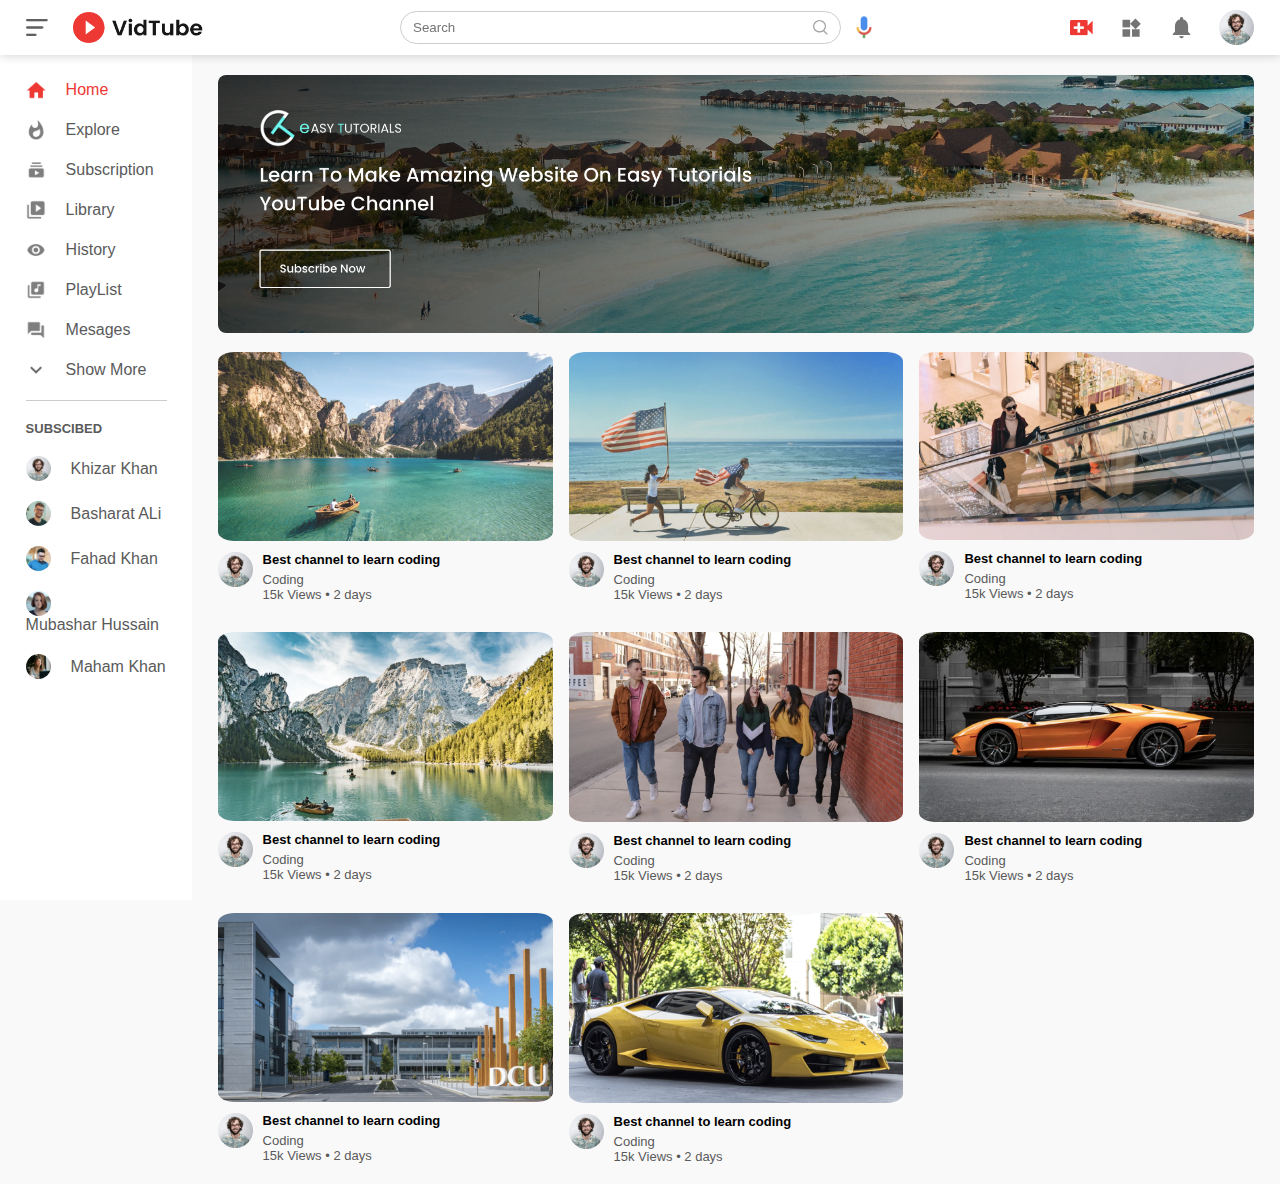
<file: index.html>
<!DOCTYPE html>
<html lang="en">
<head>
    <meta charset="UTF-8">
    <meta name="viewport" content="width=device-width, initial-scale=1.0">
    <link rel="stylesheet" href="style.css">
    <title>Youtube Clone Html Css</title>
</head>
<body>
    <nav class="flex-dev">
        <div class="left-nav flex-dev">
            <img src="images/menu.png" class="menu-icon">
            <img src="images/logo.png" class="logo">
        </div>
        <div class="middle-nav flex-dev">
            <div class="search-box flex-dev">
                <input type="text" placeholder="Search">
                <img src="images/search.png" alt="">
            </div>
            <img src="images/voice-search.png" class="mic-search">
        </div>
        <div class="right-nav flex-dev">
            <img src="images/upload.png" alt="">
            <img src="images/more.png" alt="">
            <img src="images/notification.png" alt="">
            <img src="images/Jack.png" class="user-icon">
        </div>
    </nav>

    <div class="sidebar">
        <div class="shortcut-links">
            <a href="#"><img src="images/home.png" alt=""><p>Home</p></a>
            <a href="#"><img src="images/explore.png" alt=""><p>Explore</p></a>
            <a href="#"><img src="images/subscriprion.png" alt=""><p>Subscription</p></a>
            <a href="#"><img src="images/library.png" alt=""><p>Library</p></a>
            <a href="#"><img src="images/history.png" alt=""><p>History</p></a>
            <a href="#"><img src="images/playlist.png" alt=""><p>PlayList</p></a>
            <a href="#"><img src="images/messages.png" alt=""><p>Mesages</p></a>
            <a href="#"><img src="images/show-more.png" alt=""><p>Show More</p></a>
            <hr>
        </div>
        <div class="subsribed-list">
            <h3>SUBSCIBED</h3>
            <a href="#"><img src="images/Jack.png" alt=""><p>Khizar Khan</p></a>
            <a href="#"><img src="images/simon.png" alt=""><p>Basharat ALi</p></a>
            <a href="#"><img src="images/tom.png" alt=""><p>Fahad Khan</p></a>
            <a href="#"><img src="images/megan.png" alt=""><p>Mubashar Hussain</p></a>
            <a href="#"><img src="images/cameron.png" alt=""><p>Maham Khan</p></a>
        </div>
    </div>
    <div class="container">
        <div class="banner">
            <img src="images/banner.png" alt="">
        </div>
        <div class="list-container">
            <div class="video-list">
                <a href="play-video.html"><img src="images/thumbnail1.png" class="thumbnail"></a>
                <div class="flex-dev">
                    <img src="images/Jack.png" alt="">
                    <div class="video-info">
                        <a href="play-video.html">Best channel to learn coding</a>
                        <p>Coding</p>
                        <p>15k Views &bull; 2 days</p>
                    </div>
                </div>
            </div>
            <div class="video-list">
                <a href="#"><img src="images/thumbnail2.png" class="thumbnail"></a>
                <div class="flex-dev">
                    <img src="images/Jack.png" alt="">
                    <div class="video-info">
                        <a href="#">Best channel to learn coding</a>
                        <p>Coding</p>
                        <p>15k Views &bull; 2 days</p>
                    </div>
                </div>
            </div>
            <div class="video-list">
                <a href="#"><img src="images/thumbnail3.png" class="thumbnail"></a>
                <div class="flex-dev">
                    <img src="images/Jack.png" alt="">
                    <div class="video-info">
                        <a href="#">Best channel to learn coding</a>
                        <p>Coding</p>
                        <p>15k Views &bull; 2 days</p>
                    </div>
                </div>
            </div>
            <div class="video-list">
                <a href="#"><img src="images/thumbnail4.png" class="thumbnail"></a>
                <div class="flex-dev">
                    <img src="images/Jack.png" alt="">
                    <div class="video-info">
                        <a href="#">Best channel to learn coding</a>
                        <p>Coding</p>
                        <p>15k Views &bull; 2 days</p>
                    </div>
                </div>
            </div>
            <div class="video-list">
                <a href="#"><img src="images/thumbnail5.png" class="thumbnail"></a>
                <div class="flex-dev">
                    <img src="images/Jack.png" alt="">
                    <div class="video-info">
                        <a href="#">Best channel to learn coding</a>
                        <p>Coding</p>
                        <p>15k Views &bull; 2 days</p>
                    </div>
                </div>
            </div>
            <div class="video-list">
                <a href="#"><img src="images/thumbnail6.png" class="thumbnail"></a>
                <div class="flex-dev">
                    <img src="images/Jack.png" alt="">
                    <div class="video-info">
                        <a href="#">Best channel to learn coding</a>
                        <p>Coding</p>
                        <p>15k Views &bull; 2 days</p>
                    </div>
                </div>
            </div>
            <div class="video-list">
                <a href="#"><img src="images/thumbnail7.png" class="thumbnail"></a>
                <div class="flex-dev">
                    <img src="images/Jack.png" alt="">
                    <div class="video-info">
                        <a href="#">Best channel to learn coding</a>
                        <p>Coding</p>
                        <p>15k Views &bull; 2 days</p>
                    </div>
                </div>
            </div>
            <div class="video-list">
                <a href="#"><img src="images/thumbnail8.png" class="thumbnail"></a>
                <div class="flex-dev">
                    <img src="images/Jack.png" alt="">
                    <div class="video-info">
                        <a href="#">Best channel to learn coding</a>
                        <p>Coding</p>
                        <p>15k Views &bull; 2 days</p>
                    </div>
                </div>
            </div>
        </div>
    </div>
    <script src="script.js"></script>
</body>
</html>
</file>
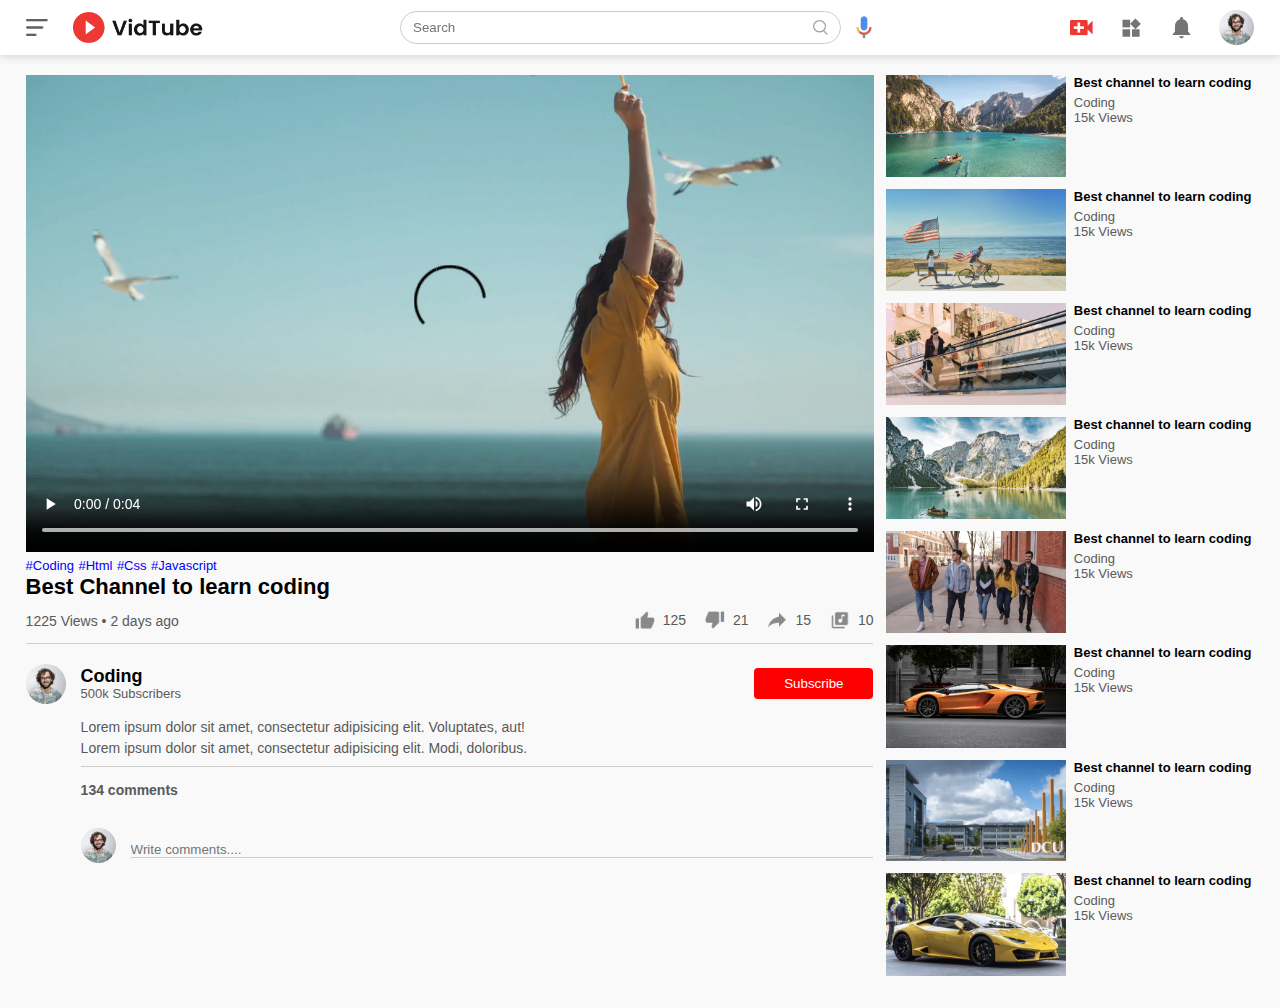
<file: play-video.html>
<!DOCTYPE html>
<html lang="en">

<head>
    <meta charset="UTF-8">
    <meta name="viewport" content="width=device-width, initial-scale=1.0">
    <link rel="stylesheet" href="style.css">
    <title>Youtube Clone Html Css</title>
</head>

<body>
    <nav class="flex-dev">
        <div class="left-nav flex-dev">
            <img src="images/menu.png" class="menu-icon">
            <img src="images/logo.png" class="logo">
        </div>
        <div class="middle-nav flex-dev">
            <div class="search-box flex-dev">
                <input type="text" placeholder="Search">
                <img src="images/search.png" alt="">
            </div>
            <img src="images/voice-search.png" class="mic-search">
        </div>
        <div class="right-nav flex-dev">
            <img src="images/upload.png" alt="">
            <img src="images/more.png" alt="">
            <img src="images/notification.png" alt="">
            <img src="images/Jack.png" class="user-icon">
        </div>
    </nav>
    <div class="container play-conatiner">
        <div class="row">
            <div class="play-video">
                <video controls autoplay>
                    <source src="images/video.mp4" type="video/mp4">
                </video>
                <div class="tags">
                    <a href="#">#Coding</a> <a href="#">#Html</a> <a href="#">#Css</a> <a href="#">#Javascript</a>
                </div>
                <h3>Best Channel to learn coding</h3>
                <div class="play-video-info">
                    <p>1225 Views &bull; 2 days ago</p>
                    <div>
                        <a href=""><img src="images/like.png" alt="">125</a>
                        <a href=""><img src="images/dislike.png" alt="">21</a>
                        <a href=""><img src="images/share.png" alt="">15</a>
                        <a href=""><img src="images/save.png" alt="">10</a>
                    </div>
                </div>
                <hr>
                <div class="publisher">
                    <img src="images/Jack.png" alt="">
                    <div>
                        <p>Coding</p>
                        <span>500k Subscribers</span>
                    </div>
                    <button type="button">Subscribe</button>
                </div>
                <div class="video-descraption">
                    <p>Lorem ipsum dolor sit amet, consectetur adipisicing elit. Voluptates, aut!</p>
                    <p>Lorem ipsum dolor sit amet, consectetur adipisicing elit. Modi, doloribus.</p>
                    <hr>
                    <h4>134 comments</h4>
                    <div class="add-comments">
                        <img src="images/Jack.png" alt="">
                        <input type="text" placeholder="Write comments....">
                    </div>
                </div>
                
            </div>



            <div class="right-sidebar">
                <div class="side-video-list">
                    <a href="#" class="small-thumbnail"><img src="images/thumbnail1.png" alt=""></a>
                    <div class="video-info">
                        <a href="#">Best channel to learn coding</a>
                        <p>Coding</p>
                        <p>15k Views</p>
                    </div>
                </div>
                <div class="side-video-list">
                    <a href="#" class="small-thumbnail"><img src="images/thumbnail2.png" alt=""></a>
                    <div class="video-info">
                        <a href="#">Best channel to learn coding</a>
                        <p>Coding</p>
                        <p>15k Views</p>
                    </div>
                </div>
                <div class="side-video-list">
                    <a href="#" class="small-thumbnail"><img src="images/thumbnail3.png" alt=""></a>
                    <div class="video-info">
                        <a href="#">Best channel to learn coding</a>
                        <p>Coding</p>
                        <p>15k Views</p>
                    </div>
                </div>
                <div class="side-video-list">
                    <a href="#" class="small-thumbnail"><img src="images/thumbnail4.png" alt=""></a>
                    <div class="video-info">
                        <a href="#">Best channel to learn coding</a>
                        <p>Coding</p>
                        <p>15k Views</p>
                    </div>
                </div>
                <div class="side-video-list">
                    <a href="#" class="small-thumbnail"><img src="images/thumbnail5.png" alt=""></a>
                    <div class="video-info">
                        <a href="#">Best channel to learn coding</a>
                        <p>Coding</p>
                        <p>15k Views</p>
                    </div>
                </div>
                <div class="side-video-list">
                    <a href="#" class="small-thumbnail"><img src="images/thumbnail6.png" alt=""></a>
                    <div class="video-info">
                        <a href="#">Best channel to learn coding</a>
                        <p>Coding</p>
                        <p>15k Views</p>
                    </div>
                </div>
                <div class="side-video-list">
                    <a href="#" class="small-thumbnail"><img src="images/thumbnail7.png" alt=""></a>
                    <div class="video-info">
                        <a href="#">Best channel to learn coding</a>
                        <p>Coding</p>
                        <p>15k Views</p>
                    </div>
                </div>
                <div class="side-video-list">
                    <a href="#" class="small-thumbnail"><img src="images/thumbnail8.png" alt=""></a>
                    <div class="video-info">
                        <a href="#">Best channel to learn coding</a>
                        <p>Coding</p>
                        <p>15k Views</p>
                    </div>
                </div>

            </div>
        </div>
    </div>
</body>

</html>
</file>
<file: style.css>
*{
    padding: 0;
    margin: 0;
    font-family: Arial, Helvetica, sans-serif;
    box-sizing: border-box;
}
a{
    text-decoration: none;
    color: #5a5a5a;
}
img{
    cursor: pointer;
}
.flex-dev{
    display: flex;
    align-items: center;
}
nav{
    justify-content: space-between;
    padding: 10px 2%;
    box-shadow: 0 0 10px rgba(0, 0, 0, 0.2);
    background-color: #fff;
    position: sticky;
    top: 0;
    z-index: 10;

}
.right-nav img{
    width: 25px;
    margin-right: 25px;
}
.right-nav .user-icon{
    width: 35px;
    border-radius: 50%;
    margin-right: 0;

}
.left-nav .menu-icon{
    width: 22px;
    margin-right: 25px;

}
.left-nav .logo{
    width: 130px;
}
.middle-nav .mic-search{
    width: 16px;

}
.middle-nav .search-box{
    border: 1px solid #ccc;
    margin-right: 15px;
    padding: 8px 12px;
    border-radius: 25px;

}
.middle-nav .search-box input{
    border: 0;
    outline: 0;
    background: transparent;
    width: 400px;
}
.middle-nav .search-box img{
    width: 15px;
}
.sidebar{
    background-color: #fff;
    width: 15%;
    height: 100vh;
    position: fixed;
    top: 0;
    padding-left: 2%;
    padding-top: 80px;

}
.shortcut-links a img{
    width: 20px;
    margin-right: 20px;

}
.shortcut-links a{
    display: flex;
    align-items: center;
    margin-bottom: 20px;
    width: fit-content;
    flex-wrap: wrap;
}
.shortcut-links a:first-child{
    color: #ed3833;

}
.sidebar hr{
    border: 0;
    height: 1px;
    background-color: #ccc;
    width: 85%;

}
.subsribed-list h3{
    font-size: 13px;
    margin: 20px 0;
    color: #5a5a5a;
}
.subsribed-list a{
    display: flex;
    align-items: center;
    margin-bottom: 20px;
    width: fit-content;
    flex-wrap: wrap;

}
.subsribed-list a img{
    width: 25px;
    border-radius: 50%;
    margin-right: 20px;

}
.small-sidebar{
    width: 5%;

}
.small-sidebar a p{
    display: none;

}
.small-sidebar h3{
    display: none;
}
.small-sidebar hr{
    width: 50%;
    margin-bottom: 25px;
}
.container{
    padding-left: 17%;
    padding-right: 2%;
    padding-top: 20px;
    padding-bottom: 20px;
    background-color: #f9f9f9;

}
.large-container{
    padding-left: 7%;

}
.banner{
    width: 100%;

}
.banner img{
    width: 100%;
    border-radius: 8px;
}
.list-container{
    display: grid;
    grid-template-columns: repeat(auto-fit,minmax(250px,1fr));
    grid-column-gap: 16px;
    grid-row-gap: 30px;
    margin-top: 15px;

}
.video-list .thumbnail{
    width: 100%;
    border-radius: 5%;

}
.video-list .flex-dev{
    align-items: flex-start;
    margin-top: 7px;

}
.video-list .flex-dev img{
    width: 35px;
    margin-right: 10px;
    border-radius: 50%;

}
.video-info{
    color: #5a5a5a;
    font-size: 13px;

}
.video-info a{
    color: #000;
    font-weight: 600;
    display: block;
    margin-bottom: 5px;

}
@media (max-width : 900px){
    .menu-icon{
        display: none;
    }
    .sidebar{
        display: none;
    }
    .container{
        padding-left: 7px;
        padding-right: 7px;
    }
    .container .large-container{
        padding-left: 5%;
        padding-right: 5%;

    }
    .right-nav img{
        display: none;

    }
    .right-nav .user-icon{
        display: block;
        width: 30px;

    }
    .middle-nav .search-box input{
        width: 100px;

    }
    .middle-nav .mic-search{
        display: none;
    }
    .logo{
        width: 90px;
    }
}

.play-conatiner{
    padding-left: 2%;

}
.row{
    display: flex;
    justify-content: space-between;
    flex-wrap: wrap;

}
.play-video{
    flex-basis: 69%;

}
.right-sidebar{
    flex-basis: 30%;

}
.play-video video{
    width: 100%;

}
.side-video-list{
    display: flex;
    justify-content: space-between;
    margin-bottom: 8px;

}
.side-video-list img{
    width: 100%;

}
.side-video-list .small-thumbnail{
    flex-basis: 49%;

}
.side-video-list .video-info{
    flex-basis: 49%;

}
.play-video .tags a{
    color: #0000ff;
    font-size: 13px;
    
}
.play-video h3{
    font-weight: 600;
    font-size: 22px;

}
.play-video .play-video-info{
    display: flex;
    align-items: center;
    justify-content: space-between;
    flex-wrap: wrap;
    margin-top: 10px;
    font-size:14px;
    color: #5a5a5a;
}
.play-video .play-video-info a img{
    width: 20px;
    margin-right: 8px;

}
.play-video .play-video-info a{
    display: inline-flex;
    align-items: center;
    margin-left: 15px;

}
.play-video hr{
    border: 0;
    height: 1px;
    background-color: #ccc;
    margin: 10px 0;

}
.publisher{
    display: flex;
    align-items: center;
    margin-top: 20px;

}
.publisher div{
    flex: 1;
    line-height: 1;

}
.publisher img{
    width: 40px;
    border-radius: 50%;
    margin-right: 15px;

}
.publisher div p{
    color: #000;
    font-weight: 600;
    font-size: 18px;

}
.publisher div span{
    font-size: 13px;
    color: #5a5a5a;

}
.publisher button{
    background-color: red;
    color: #fff;
    padding: 8px  30px;
    border: 0;
    outline: 0;
    border-radius: 4px;
    cursor: pointer;

}
.video-descraption{
    padding-left: 55px;
    margin: 15px 0;
}
.video-descraption p{
    font-size: 14px;
    margin-bottom: 5px;
    color: #5a5a5a;

}
.video-descraption h4{
    font-size: 14px;
    color: #5a5a5a;
    margin-top: 15px;

}
.add-comments{
    display: flex;
    align-items: center;
    margin: 30px 0;

}
.add-comments img{
    width: 35px;
    border-radius: 50%;
    margin-right: 15px;

}
.add-comments input{
    border: 0;
    outline: 0;
    border-bottom: 1px solid #ccc;
    width: 100%;
    padding-top: 10px;
    background: transparent;
    
}
</file>
